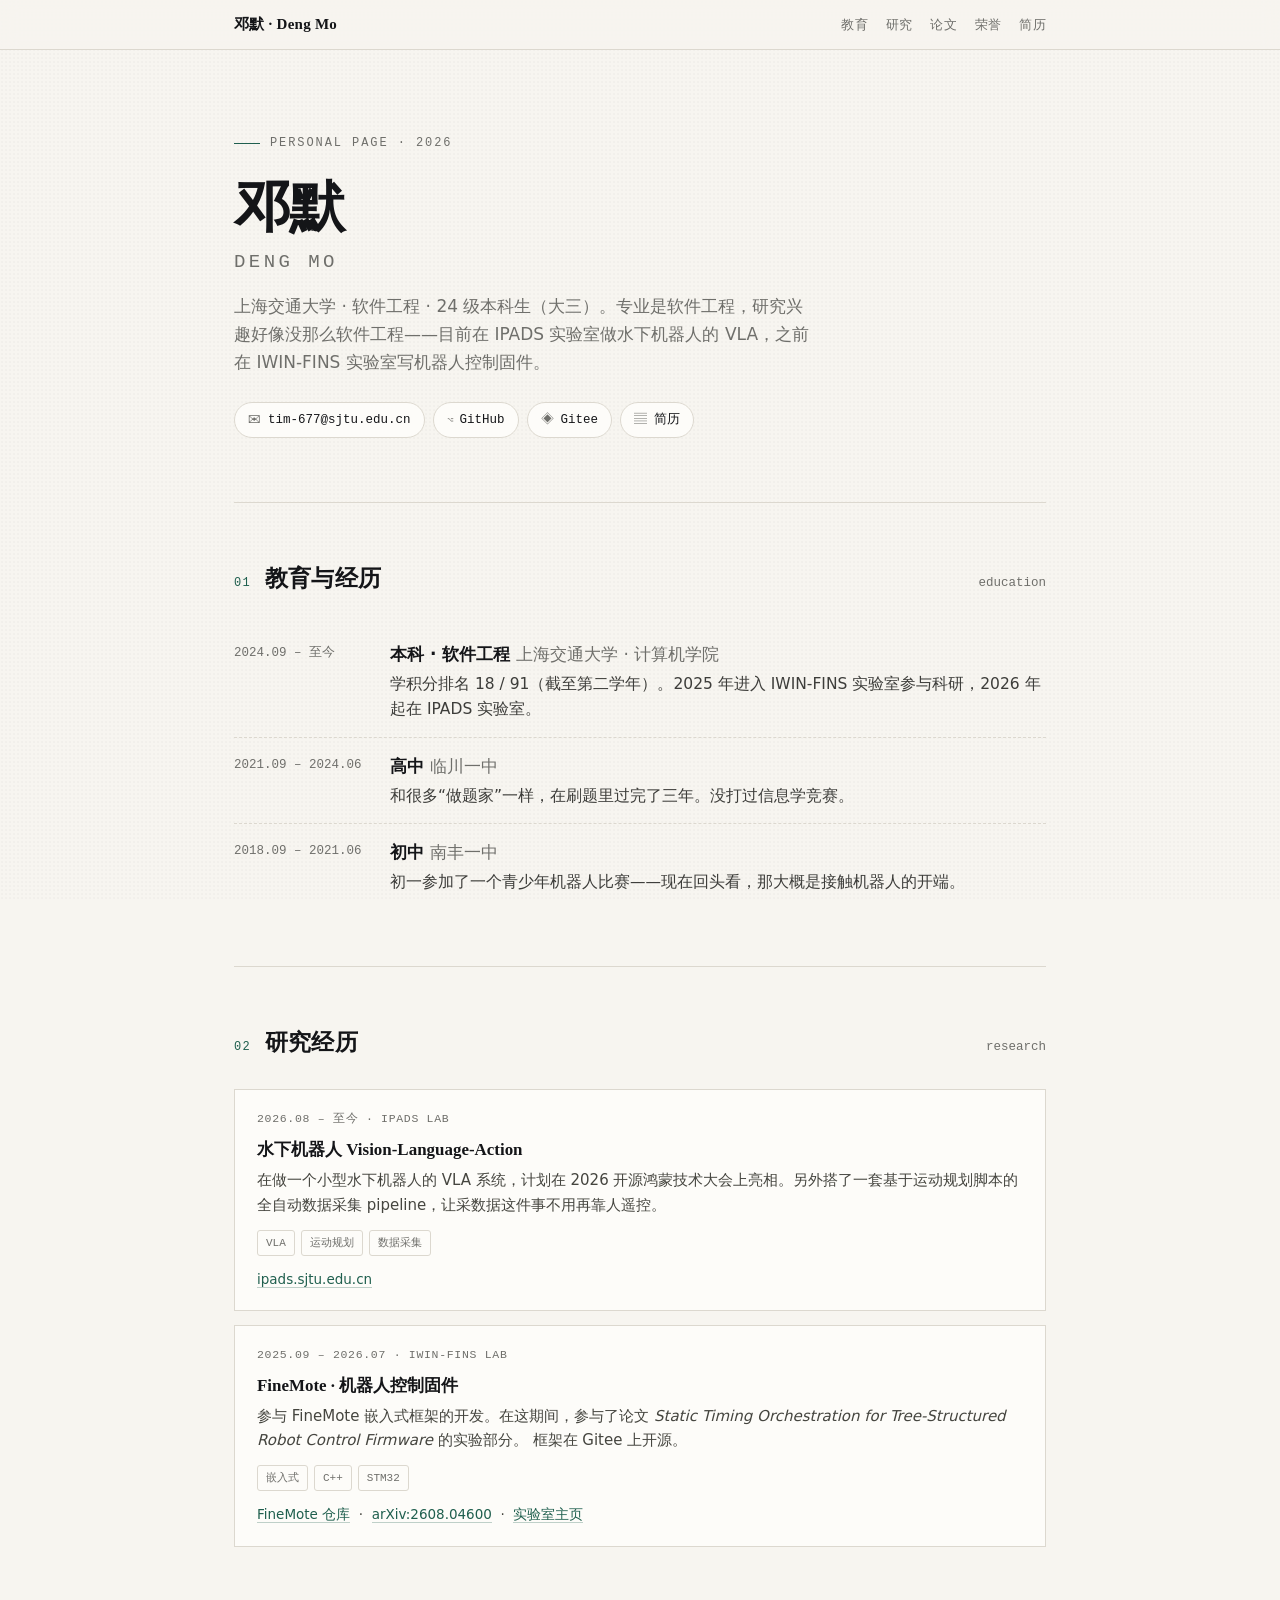
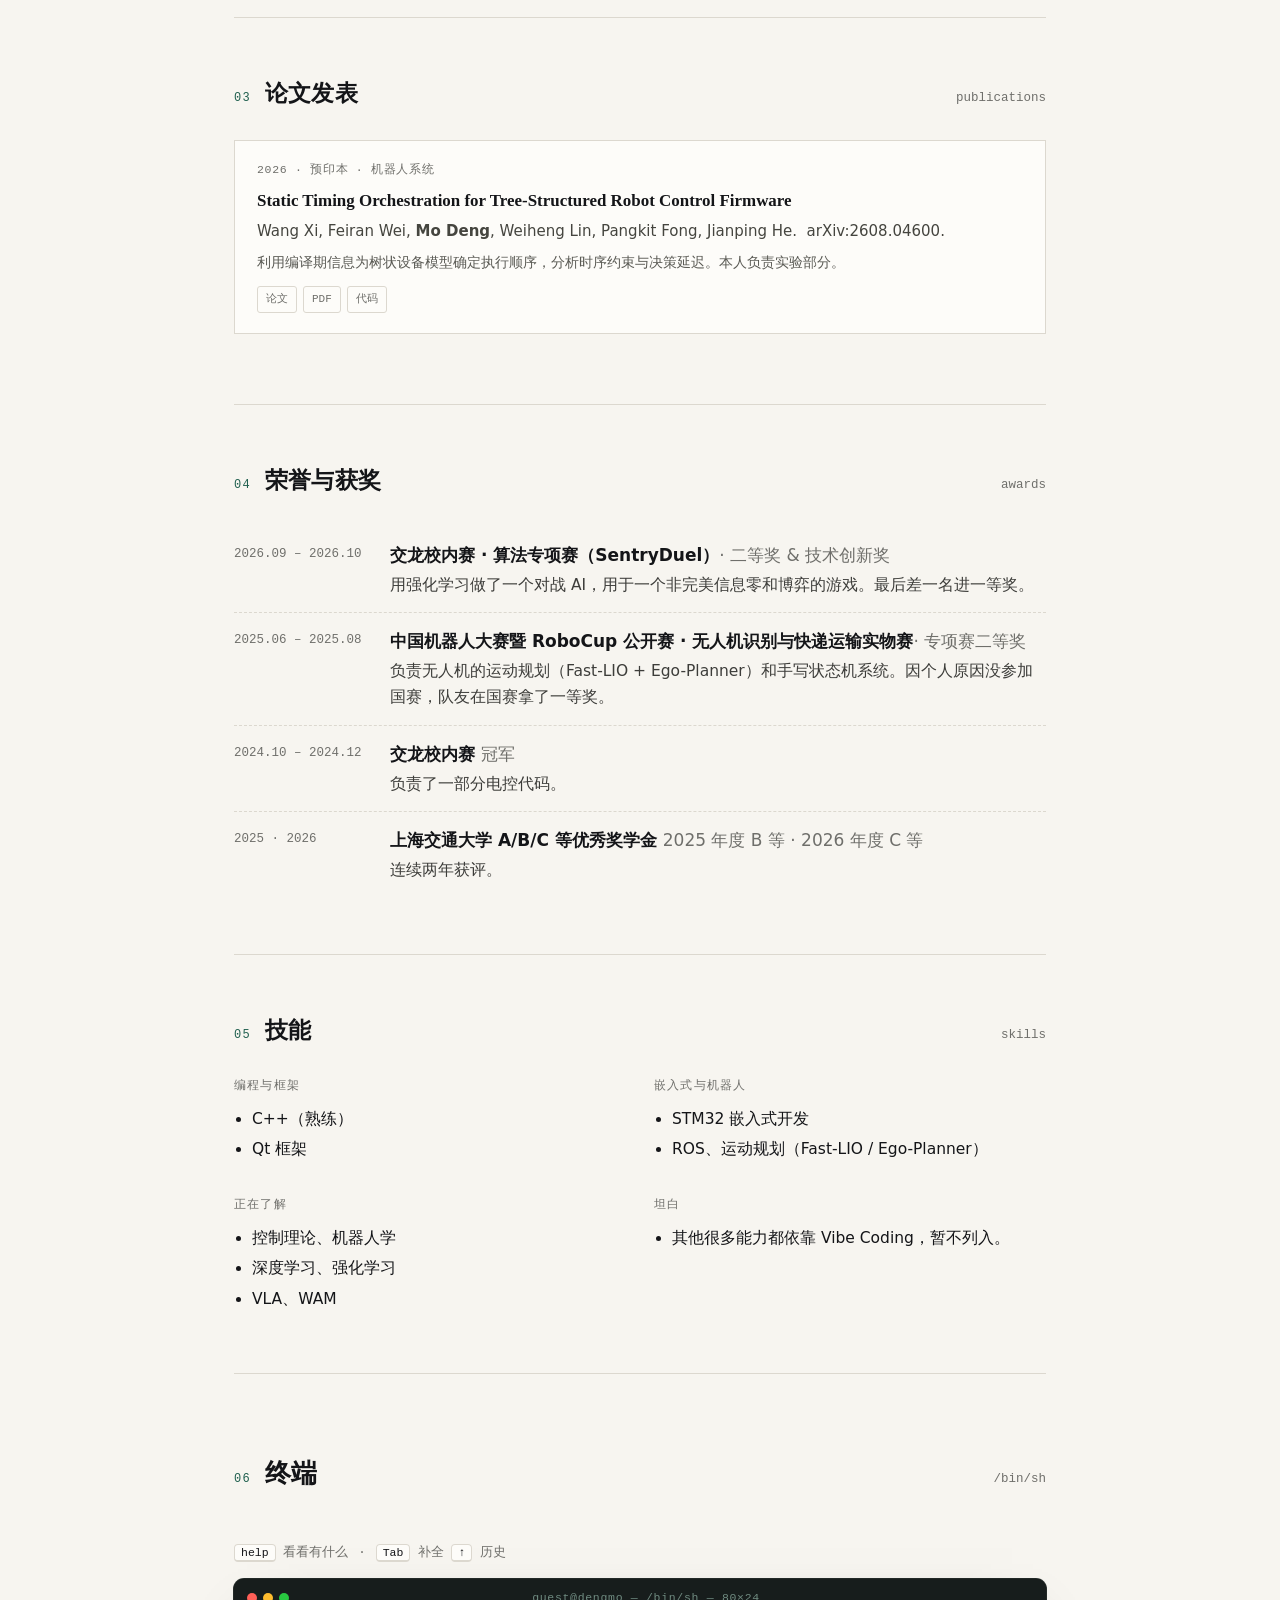
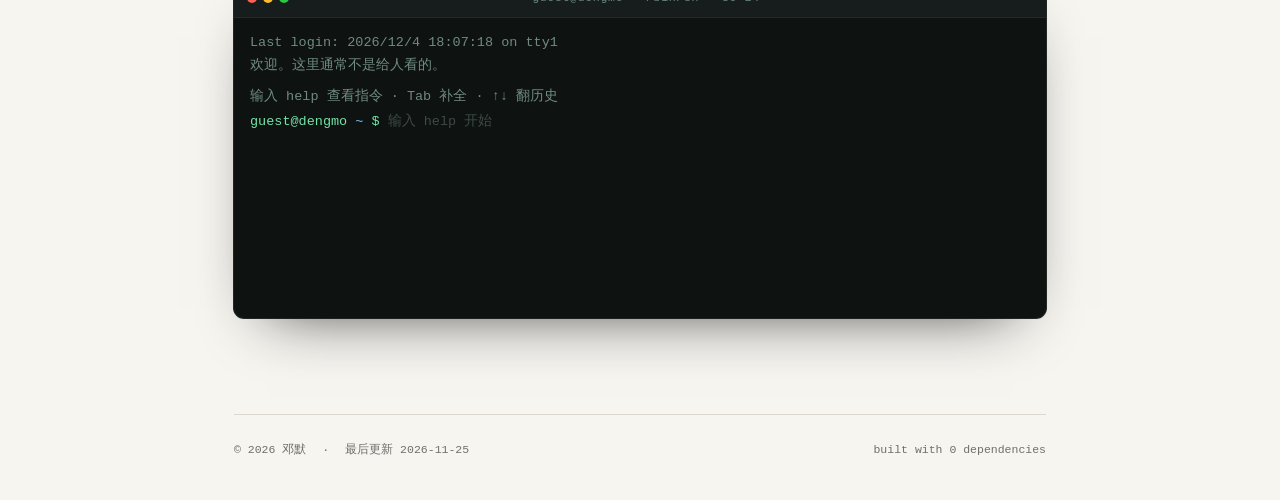
<file: index.html>
<!DOCTYPE html>
<html lang="zh-CN">
<head>
<meta charset="UTF-8">
<meta name="viewport" content="width=device-width, initial-scale=1">
<title>邓默 · 个人主页</title>
<meta name="description" content="邓默，上海交通大学软件工程 24 级本科生。研究经历：IPADS 实验室水下机器人 VLA、IWIN-FINS 实验室嵌入式框架。">
<meta name="theme-color" content="#f7f5f0">
<meta property="og:title" content="邓默 · 个人主页">
<meta property="og:description" content="上海交通大学软件工程 24 级本科生。机器人、嵌入式，以及一些没那么软件工程的东西。">
<meta property="og:type" content="profile">
<link rel="icon" href="data:image/svg+xml,<svg xmlns='http://www.w3.org/2000/svg' viewBox='0 0 100 100'><text y='.9em' font-size='90'>◈</text></svg>">
<noscript><style>.reveal{opacity:1 !important;transform:none !important}</style></noscript>
<link rel="stylesheet" href="assets/css/style.css">
</head>
<body>

<nav class="nav">
  <div class="nav__inner">
    <a class="nav__brand" href="./">邓默 · Deng Mo</a>
    <div class="nav__links">
      <a href="#education">教育</a>
      <a href="#research">研究</a>
      <a href="#publications">论文</a>
      <a href="#awards">荣誉</a>
      <a href="cv/">简历</a>
    </div>
  </div>
</nav>

<main class="wrap">

  <!-- ================= HERO ================= -->
  <header class="hero" id="about">
    <div class="hero__eyebrow">Personal Page · 2026</div>
    <h1>邓默<small>Deng Mo</small></h1>
    <p class="hero__affil">
      上海交通大学 · 软件工程 · 24 级本科生（大三）。专业是软件工程，研究兴趣好像没那么软件工程——目前在 IPADS 实验室做水下机器人的 VLA，之前在 IWIN-FINS 实验室写机器人控制固件。
    </p>
    <div class="hero__links">
      <a class="chip" href="mailto:tim-677@sjtu.edu.cn"><span>✉</span> tim-677@sjtu.edu.cn</a>
      <a class="chip" href="https://github.com/Vollerei6" target="_blank" rel="noopener"><span>⌥</span> GitHub</a>
      <a class="chip" href="https://gitee.com/Vollerei6" target="_blank" rel="noopener"><span>◈</span> Gitee</a>
      <a class="chip" href="cv/"><span>▤</span> 简历</a>
    </div>
  </header>

  <!-- ================= 教育 ================= -->
  <section class="section reveal" id="education">
    <div class="section__head">
      <span class="section__num">01</span>
      <h2>教育与经历</h2>
      <span class="section__note">education</span>
    </div>

    <div class="entry">
      <div class="entry__when">2024.09 – 至今</div>
      <div>
        <div class="entry__what">本科 · 软件工程 <span class="org">上海交通大学 · 计算机学院</span></div>
        <div class="entry__desc">
          学积分排名 18 / 91（截至第二学年）。2025 年进入 IWIN-FINS 实验室参与科研，2026 年起在 IPADS 实验室。
        </div>
      </div>
    </div>

    <div class="entry">
      <div class="entry__when">2021.09 – 2024.06</div>
      <div>
        <div class="entry__what">高中 <span class="org">临川一中</span></div>
        <div class="entry__desc">和很多“做题家”一样，在刷题里过完了三年。没打过信息学竞赛。</div>
      </div>
    </div>

    <div class="entry">
      <div class="entry__when">2018.09 – 2021.06</div>
      <div>
        <div class="entry__what">初中 <span class="org">南丰一中</span></div>
        <div class="entry__desc">初一参加了一个青少年机器人比赛——现在回头看，那大概是接触机器人的开端。</div>
      </div>
    </div>
  </section>

  <!-- ================= 研究 ================= -->
  <section class="section reveal" id="research">
    <div class="section__head">
      <span class="section__num">02</span>
      <h2>研究经历</h2>
      <span class="section__note">research</span>
    </div>

    <div class="card">
      <div class="card__meta">2026.08 – 至今 · IPADS Lab</div>
      <h3>水下机器人 Vision-Language-Action</h3>
      <p>
        在做一个小型水下机器人的 VLA 系统，计划在 2026 开源鸿蒙技术大会上亮相。另外搭了一套基于运动规划脚本的全自动数据采集 pipeline，让采数据这件事不用再靠人遥控。
      </p>
      <div class="card__tags">
        <span class="tag">VLA</span><span class="tag">运动规划</span><span class="tag">数据采集</span>
      </div>
      <p style="margin-top:12px;font-size:13.5px">
        <a href="https://ipads.sjtu.edu.cn/" target="_blank" rel="noopener">ipads.sjtu.edu.cn</a>
      </p>
    </div>

    <div class="card">
      <div class="card__meta">2025.09 – 2026.07 · IWIN-FINS Lab</div>
      <h3>FineMote · 机器人控制固件</h3>
      <p>
        参与 FineMote 嵌入式框架的开发。在这期间，参与了论文
        <em>Static Timing Orchestration for Tree-Structured Robot Control Firmware</em> 的实验部分。
        框架在 Gitee 上开源。
      </p>
      <div class="card__tags">
        <span class="tag">嵌入式</span><span class="tag">C++</span><span class="tag">STM32</span>
      </div>
      <p style="margin-top:12px;font-size:13.5px">
        <a href="https://gitee.com/fins-robotics/FineMote" target="_blank" rel="noopener">FineMote 仓库</a>
        &nbsp;·&nbsp;
        <a href="https://arxiv.org/abs/2608.04600" target="_blank" rel="noopener">arXiv:2608.04600</a>
        &nbsp;·&nbsp;
        <a href="https://iwin-fins.com/" target="_blank" rel="noopener">实验室主页</a>
      </p>
    </div>
  </section>

  <!-- ================= 论文 ================= -->
  <section class="section reveal" id="publications">
    <div class="section__head">
      <span class="section__num">03</span>
      <h2>论文发表</h2>
      <span class="section__note">publications</span>
    </div>

    <div class="card">
      <div class="card__meta">2026 · 预印本 · 机器人系统</div>
      <h3>Static Timing Orchestration for Tree-Structured Robot Control Firmware</h3>
      <p>
        Wang Xi, Feiran Wei, <strong>Mo Deng</strong>, Weiheng Lin, Pangkit Fong, Jianping He.
        &nbsp;arXiv:2608.04600.
      </p>
      <p style="margin-top:8px;font-size:14px;color:#5a5a54">
        利用编译期信息为树状设备模型确定执行顺序，分析时序约束与决策延迟。本人负责实验部分。
      </p>
      <div class="card__tags">
        <a class="tag" href="https://arxiv.org/abs/2608.04600" target="_blank" rel="noopener">论文</a>
        <a class="tag" href="https://arxiv.org/pdf/2608.04600" target="_blank" rel="noopener">PDF</a>
        <a class="tag" href="https://gitee.com/fins-robotics/FineMote" target="_blank" rel="noopener">代码</a>
      </div>
    </div>
  </section>

  <!-- ================= 荣誉 ================= -->
  <section class="section reveal" id="awards">
    <div class="section__head">
      <span class="section__num">04</span>
      <h2>荣誉与获奖</h2>
      <span class="section__note">awards</span>
    </div>

    <div class="entry">
      <div class="entry__when">2026.09 – 2026.10</div>
      <div>
        <div class="entry__what">交龙校内赛 · 算法专项赛（SentryDuel）<span class="org">· 二等奖 &amp; 技术创新奖</span></div>
        <div class="entry__desc">
          用强化学习做了一个对战 AI，用于一个非完美信息零和博弈的游戏。最后差一名进一等奖。
        </div>
      </div>
    </div>

    <div class="entry">
      <div class="entry__when">2025.06 – 2025.08</div>
      <div>
        <div class="entry__what">中国机器人大赛暨 RoboCup 公开赛 · 无人机识别与快递运输实物赛<span class="org">· 专项赛二等奖</span></div>
        <div class="entry__desc">
          负责无人机的运动规划（Fast-LIO + Ego-Planner）和手写状态机系统。因个人原因没参加国赛，队友在国赛拿了一等奖。
        </div>
      </div>
    </div>

    <div class="entry">
      <div class="entry__when">2024.10 – 2024.12</div>
      <div>
        <div class="entry__what">交龙校内赛 <span class="org">冠军</span></div>
        <div class="entry__desc">负责了一部分电控代码。</div>
      </div>
    </div>

    <div class="entry">
      <div class="entry__when">2025 · 2026</div>
      <div>
        <div class="entry__what">上海交通大学 A/B/C 等优秀奖学金 <span class="org">2025 年度 B 等 · 2026 年度 C 等</span></div>
        <div class="entry__desc">连续两年获评。</div>
      </div>
    </div>
  </section>

  <!-- ================= 技能 ================= -->
  <section class="section reveal" id="skills">
    <div class="section__head">
      <span class="section__num">05</span>
      <h2>技能</h2>
      <span class="section__note">skills</span>
    </div>
    <div class="grid2">
      <div>
        <h4>编程与框架</h4>
        <ul>
          <li>C++（熟练）</li>
          <li>Qt 框架</li>
        </ul>
      </div>
      <div>
        <h4>嵌入式与机器人</h4>
        <ul>
          <li>STM32 嵌入式开发</li>
          <li>ROS、运动规划（Fast-LIO / Ego-Planner）</li>
        </ul>
      </div>
      <div>
        <h4>正在了解</h4>
        <ul>
          <li>控制理论、机器人学</li>
          <li>深度学习、强化学习</li>
	  <li>VLA、WAM</li>
        </ul>
      </div>
      <div>
        <h4>坦白</h4>
        <ul>
          <li>其他很多能力都依靠 Vibe Coding，暂不列入。</li>
        </ul>
      </div>
    </div>
  </section>

  <!-- ================= 终端 ================= -->
  <section class="shell-section reveal" id="shell">
    <div class="section__head">
      <span class="section__num">06</span>
      <h2>终端</h2>
      <span class="section__note">/bin/sh</span>
    </div>
    <p class="shell-hint">
      <span><kbd>help</kbd> 看看有什么</span>
      <span>·</span>
      <span><kbd>Tab</kbd> 补全 <kbd>↑</kbd> 历史</span>
    </p>

    <div class="shell" id="shell-root">
      <div class="shell__bar">
        <div class="shell__dots"><i></i><i></i><i></i></div>
        <span class="shell__title">guest@dengmo — /bin/sh — 80×24</span>
      </div>
      <div class="shell__screen">
        <div class="shell__out"></div>
        <div class="shell__line">
          <span class="shell__prompt"></span>
          <input type="text" autocomplete="off" autocapitalize="off" spellcheck="false"
                 aria-label="命令行输入" placeholder="输入 help 开始">
        </div>
      </div>
    </div>
  </section>

  <footer>
    <span>© 2026 邓默</span>
    <span>·</span>
    <span>最后更新 2026-11-25</span>
    <span style="margin-left:auto">built with 0 dependencies</span>
  </footer>
</main>

<div class="reality" id="reality" aria-hidden="true"></div>

<script src="assets/js/terminal.js"></script>
<script>
/* file:// 直接打开时不会做目录索引，所以要显式补 index.html */
var IS_FILE = location.protocol === 'file:';
function href(p) { return IS_FILE ? p + 'index.html' : p; }

/* ---------- 虚拟文件系统：内容全部是静态字符串 ---------- */
var TREE = {
  '~': {
    type: 'dir',
    children: {
      'README.md': {
        type: 'file',
        note: '关于这个页面',
        content:
          '# 关于这个页面\n\n' +
          '一个纯静态的个人主页：一个仓库 + GitHub Pages，\n' +
          '没有服务器、没有数据库、没有构建步骤。\n\n' +
          '下面那个终端是真的在跑一个迷你解释器，\n' +
          '它有一个自己的、只读的文件系统——就是你现在看到的这些。\n\n' +
          '有些目录不在这里，它们在别的地方。'
      },
      'research.log': {
        type: 'file',
        note: '科研流水账',
        content:
          '[2025.09] 进 IWIN-FINS，参与开发FineMote嵌入式框架\n' +
          '[2026.05] 参与实验，测量了机器人固件的内部时序\n' +
          '[2026.07] 论文定稿，第三作者\n' +
          '[2026.08] 换到 IPADS，开始碰水下机器人\n' +
          '[2026.11] 给数据采集 pipeline 收尾（大概）'
      },
      'contact.txt': {
        type: 'file',
        note: '联系方式',
        content:
          'email : tim-677@sjtu.edu.cn\n' +
          'github: https://github.com/Vollerei6\n' +
          'gitee : https://gitee.com/Vollerei6'
      },
      'awards': {
        type: 'dir',
        note: '',
        children: {
          'list.md': {
            type: 'file',
            content:
              '2026     上海交通大学 A/B/C 等优秀奖学金 C 等（2026 年度）\n' +
              '2026.10  交龙校内赛算法专项赛（SentryDuel）二等奖 & 技术创新奖\n' +
              '2025.08  中国机器人大赛暨 RoboCup 公开赛 无人机专项赛二等奖\n' +
              '2025     上海交通大学 A/B/C 等优秀奖学金 B 等（2025 年度）\n' +
              '2024.12  交龙校内赛 冠军'
          }
        }
      }
    }
  }
};

Shell.mount({
  root: document.getElementById('shell-root'),
  tree: TREE,
  user: 'guest',
  host: 'dengmo',
  whoami: 'guest（一个通过浏览器连接到这里的访客）',
  prompt: function (cwd) { return 'guest@dengmo <b>' + cwd + '</b> $'; },
  promptText: function (cwd) { return 'guest@dengmo ' + cwd + ' $'; },
  banner: [
    'Last login: ' + new Date().toLocaleString('zh-CN', { hour12: false }) + ' on tty1',
    '欢迎。这里通常不是给人看的。'
  ],
  worlds: {
    'inner-world': {
      href: href('inner-world/'),
      boot: [
        '$ mount /dev/inner-world /mnt',
        '  [ OK ] 找到未编目的分区',
        '  [ OK ] 跳过索引，直接挂载',
        '  [WARN] 该区域不在简历的管辖范围内',
        '',
        '> 正在跳转……'
      ]
    }
  },
  commands: {
    sudo: function () {
      return { text: 'guest 不在 sudoers 文件中。此事已被记录。', cls: 'warn' };
    },
    rm: function (args) {
      if (args.join(' ').indexOf('/') !== -1) return { text: 'rm: 权限不足。而且你确定？', cls: 'err' };
      return { text: 'rm: 这里的东西删不掉，它们是写死的。', cls: 'dim' };
    },
    contact: function () {
      return [
        'email    tim-677@sjtu.edu.cn',
        'github   https://github.com/Vollerei6',
        'gitee    https://gitee.com/Vollerei6'
      ];
    }
  },
  extraHelp: [
    '  contact           查看联系方式',
    '  sudo <任何东西>   试试看'
  ]
});

/* file:// 下 ./ 和 ../ 会变成目录列表，补成 index.html */
if (IS_FILE) {
  document.querySelectorAll('a[href="./"], a[href="../"]').forEach(function (a) {
    a.setAttribute('href', a.getAttribute('href') + 'index.html');
  });
}

/* 滚动揭示 */
(function () {
  var els = document.querySelectorAll('.reveal');
  if (!('IntersectionObserver' in window)) {
    els.forEach(function (e) { e.classList.add('in'); });
    return;
  }
  var io = new IntersectionObserver(function (entries) {
    entries.forEach(function (en) {
      if (en.isIntersecting) { en.target.classList.add('in'); io.unobserve(en.target); }
    });
  }, { rootMargin: '0px 0px -8% 0px' });
  els.forEach(function (e) { io.observe(e); });

  // 保险：万一 IO 没触发（老浏览器、极端布局），2 秒后全部显示，绝不留下白屏
  setTimeout(function () {
    els.forEach(function (e) { e.classList.add('in'); });
  }, 2000);
})();
</script>
</body>
</html>
</file>
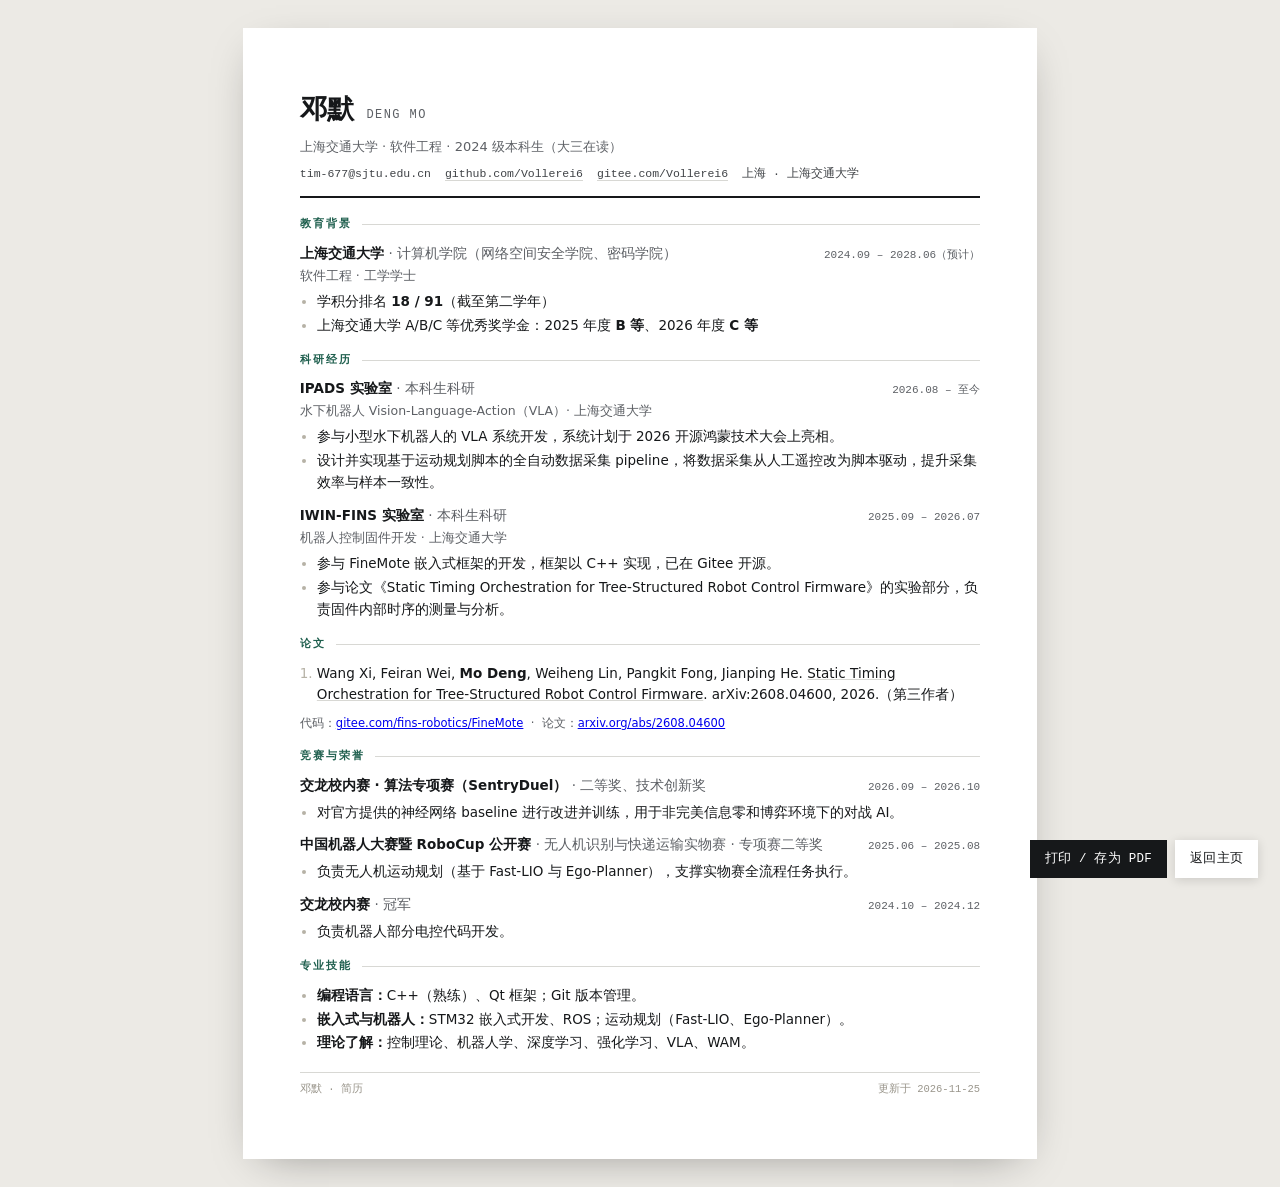
<file: cv/index.html>
<!DOCTYPE html>
<html lang="zh-CN">
<head>
<meta charset="UTF-8">
<meta name="viewport" content="width=device-width, initial-scale=1">
<title>简历 · 邓默</title>
<meta name="robots" content="noindex">
<link rel="icon" href="data:image/svg+xml,<svg xmlns='http://www.w3.org/2000/svg' viewBox='0 0 100 100'><text y='.9em' font-size='90'>▤</text></svg>">
<style>
  :root {
    --ink: #16181a;
    --muted: #5d6065;
    --rule: #d8d8d4;
    --accent: #1f5f4e;
    --sans: system-ui, -apple-system, "Segoe UI", "PingFang SC", "Microsoft YaHei", sans-serif;
    --serif: Georgia, "Source Han Serif SC", "Songti SC", "SimSun", serif;
    --mono: "JetBrains Mono", Consolas, ui-monospace, monospace;
  }
  * { box-sizing: border-box; }
  body {
    margin: 0; background: #eceae5; color: var(--ink);
    font-family: var(--sans); font-size: 13.5px; line-height: 1.62;
    -webkit-font-smoothing: antialiased;
  }

  /* 屏幕上的 A4 纸 */
  .paper {
    width: 210mm; min-height: 297mm; margin: 28px auto; padding: 16mm 15mm;
    background: #fff; box-shadow: 0 12px 44px -18px rgba(0,0,0,.4);
  }

  .toolbar {
    position: fixed; right: 22px; bottom: 22px; display: flex; gap: 8px; z-index: 10;
  }
  .toolbar a, .toolbar button {
    font: inherit; font-size: 12.5px; text-decoration: none; cursor: pointer;
    background: var(--ink); color: #fff; border: 0; padding: 9px 15px;
    font-family: var(--mono); letter-spacing: .02em;
  }
  .toolbar a { background: #fff; color: var(--ink); box-shadow: 0 2px 10px rgba(0,0,0,.14); }
  .toolbar button:hover { background: var(--accent); }

  /* ---------- 头部 ---------- */
  header { border-bottom: 2px solid var(--ink); padding-bottom: 12px; margin-bottom: 18px; }
  .name-row { display: flex; align-items: baseline; gap: 12px; }
  h1 { font-family: var(--serif); font-size: 27px; margin: 0; letter-spacing: .01em; }
  .name-row .en { font-family: var(--mono); font-size: 12px; color: var(--muted); letter-spacing: .12em; }
  .title { color: var(--muted); margin-top: 4px; font-size: 13px; }
  .contact { margin-top: 8px; font-family: var(--mono); font-size: 11.5px; color: #3f4246; display: flex; flex-wrap: wrap; gap: 4px 14px; }
  .contact a { color: inherit; text-decoration: none; border-bottom: 1px solid var(--rule); }

  /* ---------- 章节 ---------- */
  section { margin-bottom: 15px; }
  h2 {
    font-family: var(--mono); font-size: 11px; letter-spacing: .18em; text-transform: uppercase;
    color: var(--accent); margin: 0 0 9px; display: flex; align-items: center; gap: 10px; font-weight: 600;
  }
  h2::after { content: ""; flex: 1; height: 1px; background: var(--rule); }

  .item { margin-bottom: 11px; }
  .item:last-child { margin-bottom: 0; }
  .item__head { display: flex; justify-content: space-between; align-items: baseline; gap: 12px; }
  .item__head b { font-size: 13.5px; font-weight: 600; }
  .item__head .org { color: var(--muted); font-weight: 400; }
  .item__when { font-family: var(--mono); font-size: 11px; color: var(--muted); white-space: nowrap; }
  .item__sub { color: var(--muted); font-size: 12.5px; margin-top: 1px; }
  ul { margin: 5px 0 0; padding-left: 17px; }
  li { margin-bottom: 2px; }
  li::marker { color: #b6b2a6; }

  .pub { margin: 0; padding-left: 17px; }
  .pub li { margin-bottom: 6px; }
  .pub em { font-style: normal; text-decoration: underline; text-decoration-color: var(--rule); }

  .note { font-size: 11.5px; color: var(--muted); margin-top: 8px; }
  footer { border-top: 1px solid var(--rule); margin-top: 18px; padding-top: 8px; font-family: var(--mono); font-size: 10.5px; color: #9a968c; display: flex; justify-content: space-between; }

  @media (max-width: 850px) {
    .paper { width: auto; margin: 0; padding: 20px 18px 90px; min-height: 0; box-shadow: none; }
  }

  @page { size: A4; margin: 14mm 13mm; }

  @media print {
    body { background: #fff; font-size: 12.4px; }
    .paper { width: auto; margin: 0; padding: 0; box-shadow: none; min-height: 0; }
    .toolbar { display: none; }
    a { color: inherit; }
    section { break-inside: avoid; }
    .item { break-inside: avoid; }
  }
</style>
</head>
<body>

<div class="paper">
  <header>
    <div class="name-row">
      <h1>邓默</h1>
      <span class="en">DENG MO</span>
    </div>
    <div class="title">上海交通大学 · 软件工程 · 2024 级本科生（大三在读）</div>
    <div class="contact">
      <span>tim-677@sjtu.edu.cn</span>
      <span><a href="https://github.com/Vollerei6">github.com/Vollerei6</a></span>
      <span><a href="https://gitee.com/Vollerei6">gitee.com/Vollerei6</a></span>
      <span>上海 · 上海交通大学</span>
    </div>
  </header>

  <section>
    <h2>教育背景</h2>
    <div class="item">
      <div class="item__head">
        <b>上海交通大学 <span class="org">· 计算机学院（网络空间安全学院、密码学院）</span></b>
        <span class="item__when">2024.09 – 2028.06（预计）</span>
      </div>
      <div class="item__sub">软件工程 · 工学学士</div>
      <ul>
        <li>学积分排名 <strong>18 / 91</strong>（截至第二学年）</li>
        <li>上海交通大学 A/B/C 等优秀奖学金：2025 年度 <strong>B 等</strong>、2026 年度 <strong>C 等</strong></li>
      </ul>
    </div>
  </section>

  <section>
    <h2>科研经历</h2>

    <div class="item">
      <div class="item__head">
        <b>IPADS 实验室 <span class="org">· 本科生科研</span></b>
        <span class="item__when">2026.08 – 至今</span>
      </div>
      <div class="item__sub">水下机器人 Vision-Language-Action（VLA）· 上海交通大学</div>
      <ul>
        <li>参与小型水下机器人的 VLA 系统开发，系统计划于 2026 开源鸿蒙技术大会上亮相。</li>
        <li>设计并实现基于运动规划脚本的全自动数据采集 pipeline，将数据采集从人工遥控改为脚本驱动，提升采集效率与样本一致性。</li>
      </ul>
    </div>

    <div class="item">
      <div class="item__head">
        <b>IWIN-FINS 实验室 <span class="org">· 本科生科研</span></b>
        <span class="item__when">2025.09 – 2026.07</span>
      </div>
      <div class="item__sub">机器人控制固件开发 · 上海交通大学</div>
      <ul>
        <li>参与 FineMote 嵌入式框架的开发，框架以 C++ 实现，已在 Gitee 开源。</li>
        <li>参与论文《Static Timing Orchestration for Tree-Structured Robot Control Firmware》的实验部分，负责固件内部时序的测量与分析。</li>
      </ul>
    </div>
  </section>

  <section>
    <h2>论文</h2>
    <ol class="pub">
      <li>
        Wang Xi, Feiran Wei, <strong>Mo Deng</strong>, Weiheng Lin, Pangkit Fong, Jianping He.
        <em>Static Timing Orchestration for Tree-Structured Robot Control Firmware</em>.
        arXiv:2608.04600, 2026.（第三作者）
      </li>
    </ol>
    <div class="note">
      代码：<a href="https://gitee.com/fins-robotics/FineMote">gitee.com/fins-robotics/FineMote</a>
      &nbsp;·&nbsp; 论文：<a href="https://arxiv.org/abs/2608.04600">arxiv.org/abs/2608.04600</a>
    </div>
  </section>

  <section>
    <h2>竞赛与荣誉</h2>

    <div class="item">
      <div class="item__head">
        <b>交龙校内赛 · 算法专项赛（SentryDuel）<span class="org"> · 二等奖、技术创新奖</span></b>
        <span class="item__when">2026.09 – 2026.10</span>
      </div>
      <ul>
        <li>对官方提供的神经网络 baseline 进行改进并训练，用于非完美信息零和博弈环境下的对战 AI。</li>
      </ul>
    </div>

    <div class="item">
      <div class="item__head">
        <b>中国机器人大赛暨 RoboCup 公开赛 <span class="org">· 无人机识别与快递运输实物赛 · 专项赛二等奖</span></b>
        <span class="item__when">2025.06 – 2025.08</span>
      </div>
      <ul>
        <li>负责无人机运动规划（基于 Fast-LIO 与 Ego-Planner），支撑实物赛全流程任务执行。</li>
      </ul>
    </div>

    <div class="item">
      <div class="item__head">
        <b>交龙校内赛 <span class="org">· 冠军</span></b>
        <span class="item__when">2024.10 – 2024.12</span>
      </div>
      <ul>
        <li>负责机器人部分电控代码开发。</li>
      </ul>
    </div>
  </section>

  <section>
    <h2>专业技能</h2>
    <ul>
      <li><strong>编程语言：</strong>C++（熟练）、Qt 框架；Git 版本管理。</li>
      <li><strong>嵌入式与机器人：</strong>STM32 嵌入式开发、ROS；运动规划（Fast-LIO、Ego-Planner）。</li>
      <li><strong>理论了解：</strong>控制理论、机器人学、深度学习、强化学习、VLA、WAM。</li>
    </ul>
  </section>

  <footer>
    <span>邓默 · 简历</span>
    <span>更新于 2026-11-25</span>
  </footer>
</div>

<div class="toolbar">
  <button type="button" onclick="window.print()">打印 / 存为 PDF</button>
  <a href="../" id="back">返回主页</a>
</div>

<script>
  // file:// 下 ../ 会变成目录列表
  if (location.protocol === 'file:') {
    document.getElementById('back').setAttribute('href', '../index.html');
  }
</script>

</body>
</html>
</file>
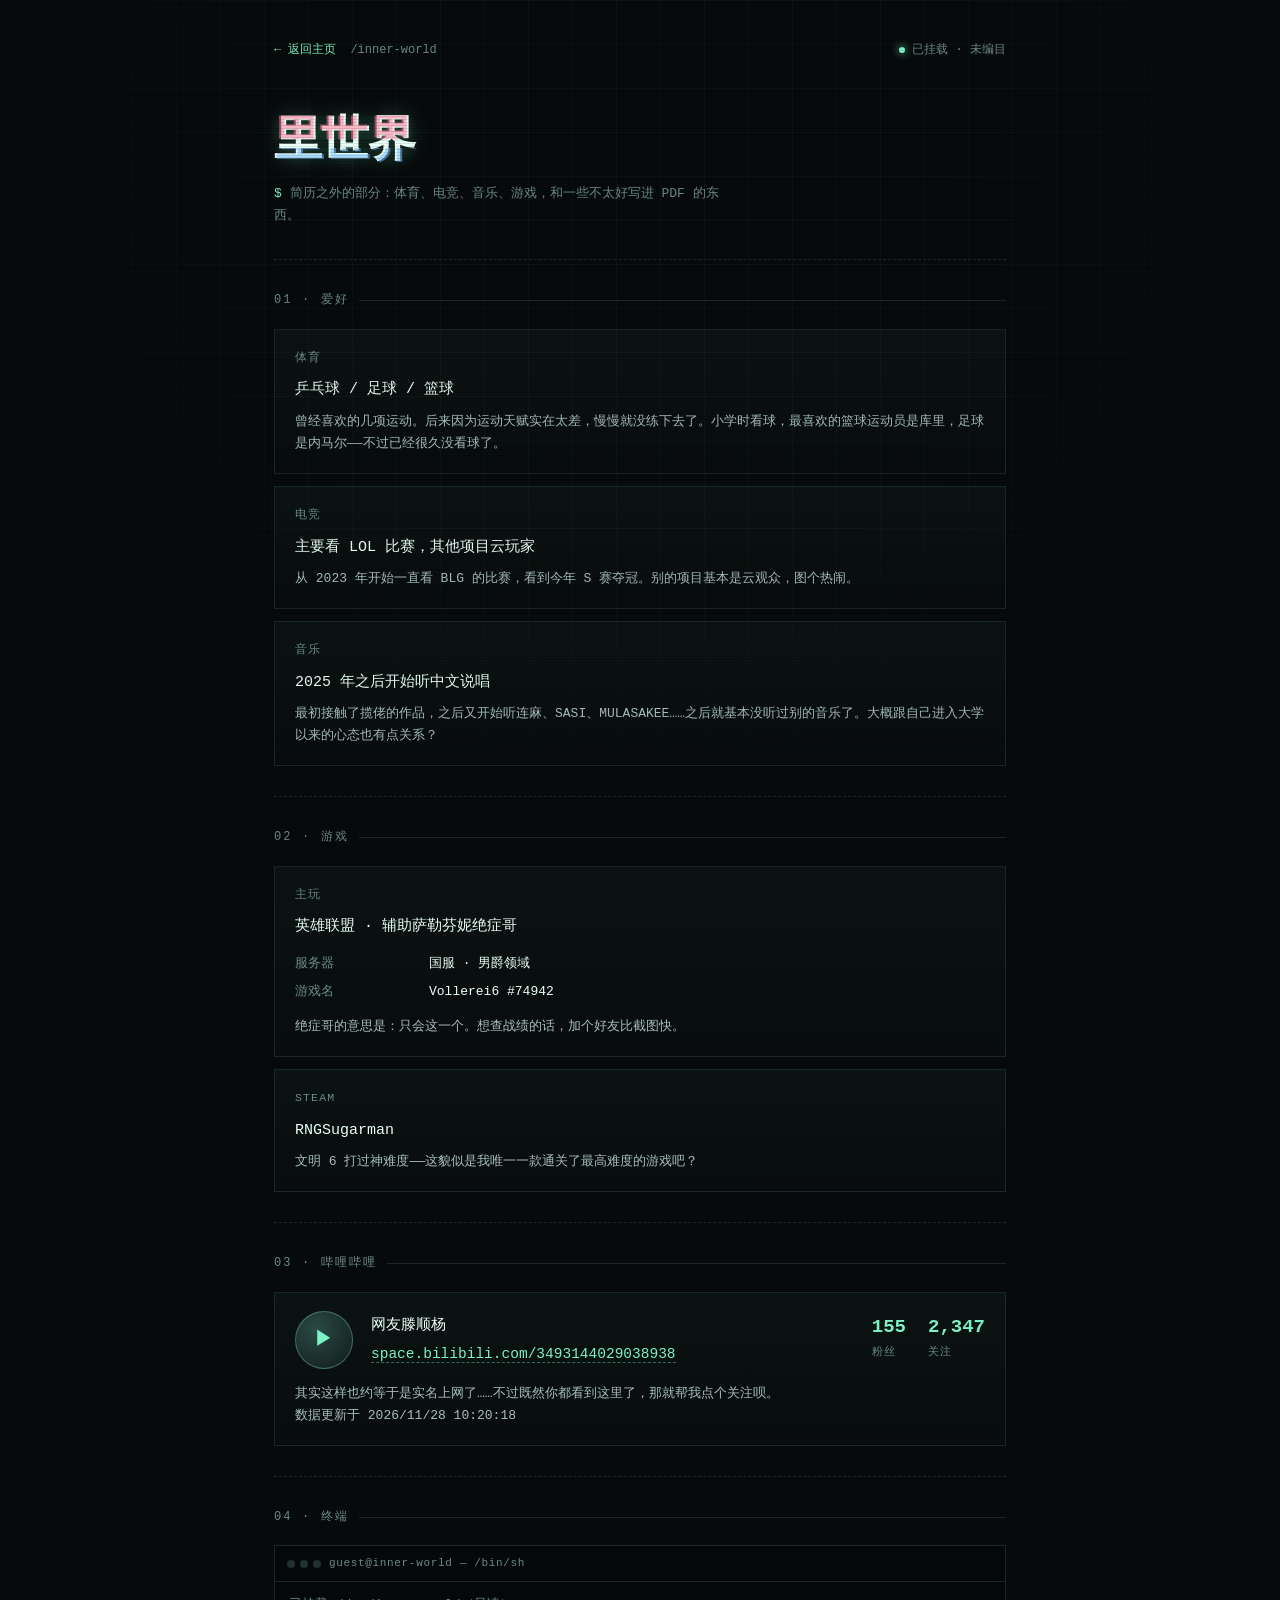
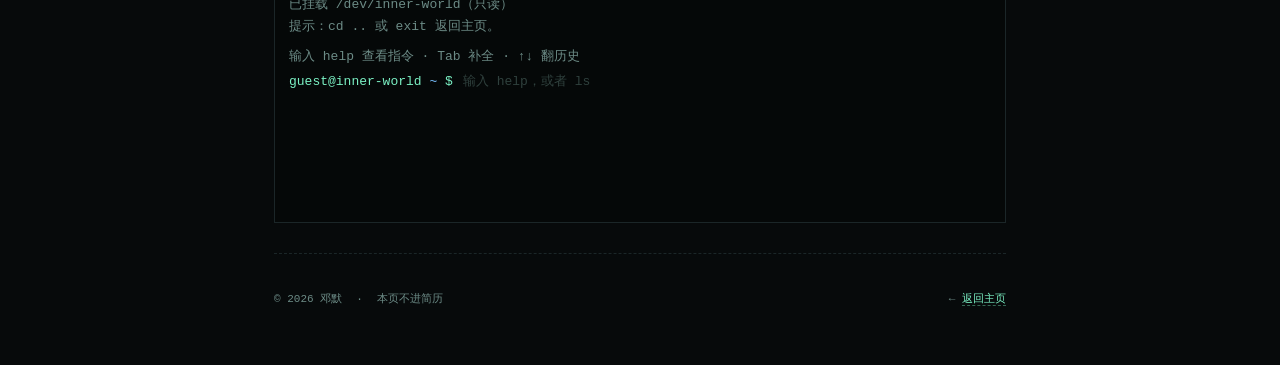
<file: inner-world/index.html>
<!DOCTYPE html>
<html lang="zh-CN">
<head>
<meta charset="UTF-8">
<meta name="viewport" content="width=device-width, initial-scale=1">
<title>inner-world · 邓默</title>
<meta name="robots" content="noindex, nofollow">
<meta name="theme-color" content="#070a0b">
<link rel="icon" href="data:image/svg+xml,<svg xmlns='http://www.w3.org/2000/svg' viewBox='0 0 100 100'><text y='.9em' font-size='90'>◐</text></svg>">
<link rel="stylesheet" href="../assets/css/inner.css">
</head>
<body>

<div class="wrap">

  <div class="top">
    <a class="top__back" href="../">← 返回主页</a>
    <span>/inner-world</span>
    <span class="top__status">已挂载 · 未编目</span>
  </div>

  <header class="hero">
    <h1><span class="glitch" data-text="里世界">里世界</span></h1>
    <p>
      <span class="promptline">$</span> 简历之外的部分：体育、电竞、音乐、游戏，和一些不太好写进 PDF 的东西。
    </p>
  </header>

  <!-- ================= 爱好 ================= -->
  <section class="block">
    <h2>01 · 爱好</h2>

    <div class="card">
      <div class="card__k">体育</div>
      <h3>乒乓球 / 足球 / 篮球</h3>
      <p>
        曾经喜欢的几项运动。后来因为运动天赋实在太差，慢慢就没练下去了。小学时看球，最喜欢的篮球运动员是库里，足球是内马尔——不过已经很久没看球了。
      </p>
    </div>

    <div class="card">
      <div class="card__k">电竞</div>
      <h3>主要看 LOL 比赛，其他项目云玩家</h3>
      <p>
        从 2023 年开始一直看 BLG 的比赛，看到今年 S 赛夺冠。别的项目基本是云观众，图个热闹。
      </p>
    </div>

    <div class="card">
      <div class="card__k">音乐</div>
      <h3>2025 年之后开始听中文说唱</h3>
      <p>
        最初接触了揽佬的作品，之后又开始听连麻、SASI、MULASAKEE……之后就基本没听过别的音乐了。大概跟自己进入大学以来的心态也有点关系？
      </p>
    </div>
  </section>

  <!-- ================= 游戏 ================= -->
  <section class="block">
    <h2>02 · 游戏</h2>

    <div class="card">
      <div class="card__k">主玩</div>
      <h3>英雄联盟 · 辅助萨勒芬妮绝症哥</h3>
      <dl class="kv">
        <dt>服务器</dt><dd>国服 · 男爵领域</dd>
        <dt>游戏名</dt><dd>Vollerei6 #74942</dd>
      </dl>
      <p style="margin-top:12px">
        绝症哥的意思是：只会这一个。想查战绩的话，加个好友比截图快。
      </p>
    </div>

    <div class="card">
      <div class="card__k">Steam</div>
      <h3>RNGSugarman</h3>
      <p>
        文明 6 打过神难度——这貌似是我唯一一款通关了最高难度的游戏吧？
      </p>
    </div>
  </section>

  <!-- ================= B站 ================= -->
  <section class="block">
    <h2>03 · 哔哩哔哩</h2>
    <div class="card">
      <div class="bili">
        <div class="bili__avatar">▶</div>
        <div>
          <h3 style="margin:0 0 4px">网友滕顺杨</h3>
          <a href="https://space.bilibili.com/3493144029038938" target="_blank" rel="noopener">space.bilibili.com/3493144029038938</a>
        </div>
        <div class="bili__stats">
          <div class="bili__stat"><b id="stat-follower">—</b><span>粉丝</span></div>
          <div class="bili__stat"><b id="stat-following">—</b><span>关注</span></div>
        </div>
      </div>
      <p style="margin-top:14px">
        其实这样也约等于是实名上网了……不过既然你都看到这里了，那就帮我点个关注呗。
      </p>
      <p class="stale" id="stat-stale" hidden></p>
    </div>
  </section>

  <!-- ================= 终端 ================= -->
  <section class="block">
    <h2>04 · 终端</h2>
    <div class="shell" id="shell-root">
      <div class="shell__bar">
        <div class="shell__dots"><i></i><i></i><i></i></div>
        <span>guest@inner-world — /bin/sh</span>
      </div>
      <div class="shell__screen">
        <div class="shell__out"></div>
        <div class="shell__line">
          <span class="shell__prompt"></span>
          <input type="text" autocomplete="off" autocapitalize="off" spellcheck="false"
                 aria-label="命令行输入" placeholder="输入 help，或者 ls">
        </div>
      </div>
    </div>
  </section>

  <footer>
    <span>© 2026 邓默</span>
    <span>·</span>
    <span>本页不进简历</span>
    <span style="margin-left:auto">← <a href="../">返回主页</a></span>
  </footer>
</div>

<div class="reality" id="reality" aria-hidden="true"></div>

<style>
  /* 转场沿用主样式变量，这里补一份（里世界不加载 style.css） */
  .reality { position: fixed; inset: 0; z-index: 999; display: none; background: #05070a; color: #8ff0c0;
             font-family: var(--mono); font-size: 13px; padding: 40px; align-content: start; }
  .reality.on { display: grid; }
  .reality__lines { white-space: pre-wrap; }
  .reality__lines .l { opacity: 0; animation: flick .18s forwards; }
  @keyframes flick { to { opacity: 1; } }
  .reality::after { content: ""; position: fixed; inset: 0; pointer-events: none;
    background: repeating-linear-gradient(0deg, rgba(0,0,0,.35) 0 1px, transparent 1px 3px); opacity: .5; }
</style>

<script src="../assets/js/terminal.js"></script>
<script>
/* file:// 直接打开时不会做目录索引，所以要显式补 index.html */
var IS_FILE = location.protocol === 'file:';
function href(p) { return IS_FILE ? p + 'index.html' : p; }

var BACK = {
  href: href('../'),
  boot: [
    '$ umount /mnt/inner-world',
    '  [ OK ] 正在回收未编目分区',
    '  [ OK ] 恢复索引',
    '',
    '> 回到主页……'
  ]
};

var TREE = {
  '~': {
    type: 'dir',
    children: {
      'notes.txt': {
        type: 'file',
        note: '随手记',
        content:
          '这个分区不需要索引。\n\n' +
          '体育：乒乓球、足球、篮球。后来因为天赋问题，放弃了。\n' +
          '电竞：只看 LOL，从 2023 年看 BLG 看到今年夺冠。\n' +
          '音乐：2025 年之后基本只听中文说唱。\n' +
          '游戏：英雄联盟（辅助萨勒芬妮）、文明 6（神难度通关）。'
      },
      'stats.json': {
        type: 'file',
        note: '实时数据（只读）',
        content: '数据从 ../data/stats.json 读取，用 `stats` 命令查看。'
      },
      'secret': {
        type: 'dir',
        note: '',
        children: {
          'flag.txt': {
            type: 'file',
            content: 'flag{you_found_it}\n\n恭喜，你是那种会 ls 每个目录的人。'
          }
        }
      }
    }
  }
};

Shell.mount({
  root: document.getElementById('shell-root'),
  tree: TREE,
  whoami: 'guest@inner-world（简历之外的访客）',
  prompt: function (cwd) { return 'guest@inner-world <b>' + cwd + '</b> $'; },
  promptText: function (cwd) { return 'guest@inner-world ' + cwd + ' $'; },
  banner: ['已挂载 /dev/inner-world（只读）', '提示：cd .. 或 exit 返回主页。'],
  worlds: {
    '..': BACK,
    '~': { href: BACK.href, boot: BACK.boot }
  },
  commands: {
    stats: function () {
      return fetch('../data/stats.json', { cache: 'no-store' })
        .then(function (r) { if (!r.ok) throw new Error('HTTP ' + r.status); return r.json(); })
        .then(function (d) { return JSON.stringify(d, null, 2).split('\n'); })
        .catch(function (e) { return { text: 'stats: 读取失败（' + e.message + '）', cls: 'err' }; });
    },
    bili: function () {
      window.open('https://space.bilibili.com/3493144029038938', '_blank', 'noopener');
      return { text: '→ 打开 B 站（网友滕顺杨）', cls: 'dim' };
    }
  },
  onExit: function () { Reality.play(BACK.href, BACK.boot); return null; },
  extraHelp: [
    '  stats             查看抓取到的实时数据',
    '  bili              打开 B 站主页',
    '  cd ..             返回主页',
    '  exit              返回主页'
  ]
});

/* file:// 下 ../ 会变成目录列表，补成 index.html */
if (IS_FILE) {
  document.querySelectorAll('a[href="../"]').forEach(function (a) {
    a.setAttribute('href', '../index.html');
  });
}

/* ---------- 读取静态数据（由 Actions 定时更新） ---------- */
(function () {
  var f = document.getElementById('stat-follower');
  var g = document.getElementById('stat-following');
  var stale = document.getElementById('stat-stale');

  function note(msg) { stale.hidden = false; stale.textContent = msg; }

  fetch('../data/stats.json', { cache: 'no-store' })
    .then(function (r) { if (!r.ok) throw new Error('HTTP ' + r.status); return r.json(); })
    .then(function (d) {
      var b = d.bilibili || {};
      if (b.follower != null) f.textContent = Number(b.follower).toLocaleString('en-US');
      if (b.following != null) g.textContent = Number(b.following).toLocaleString('en-US');

      if (!d.updated) { note('示例数据：配好 BILI_MID 并跑一次 Actions 即可覆盖。'); return; }
      var days = Math.floor((Date.now() - new Date(d.updated).getTime()) / 864e5);
      var when = new Date(d.updated).toLocaleString('zh-CN', { hour12: false });
      note('数据更新于 ' + when + (days > 30 ? '（已经 ' + days + ' 天没变过，看一眼 Actions 还在不在跑）' : ''));
    })
    .catch(function () {
      note(location.protocol === 'file:'
        ? '本地 file:// 预览读不到 JSON：用 python -m http.server 打开就能看到数据。'
        : '数据文件尚未生成（首次部署后由 Actions 写入）。');
    });
})();
</script>
</body>
</html>
</file>
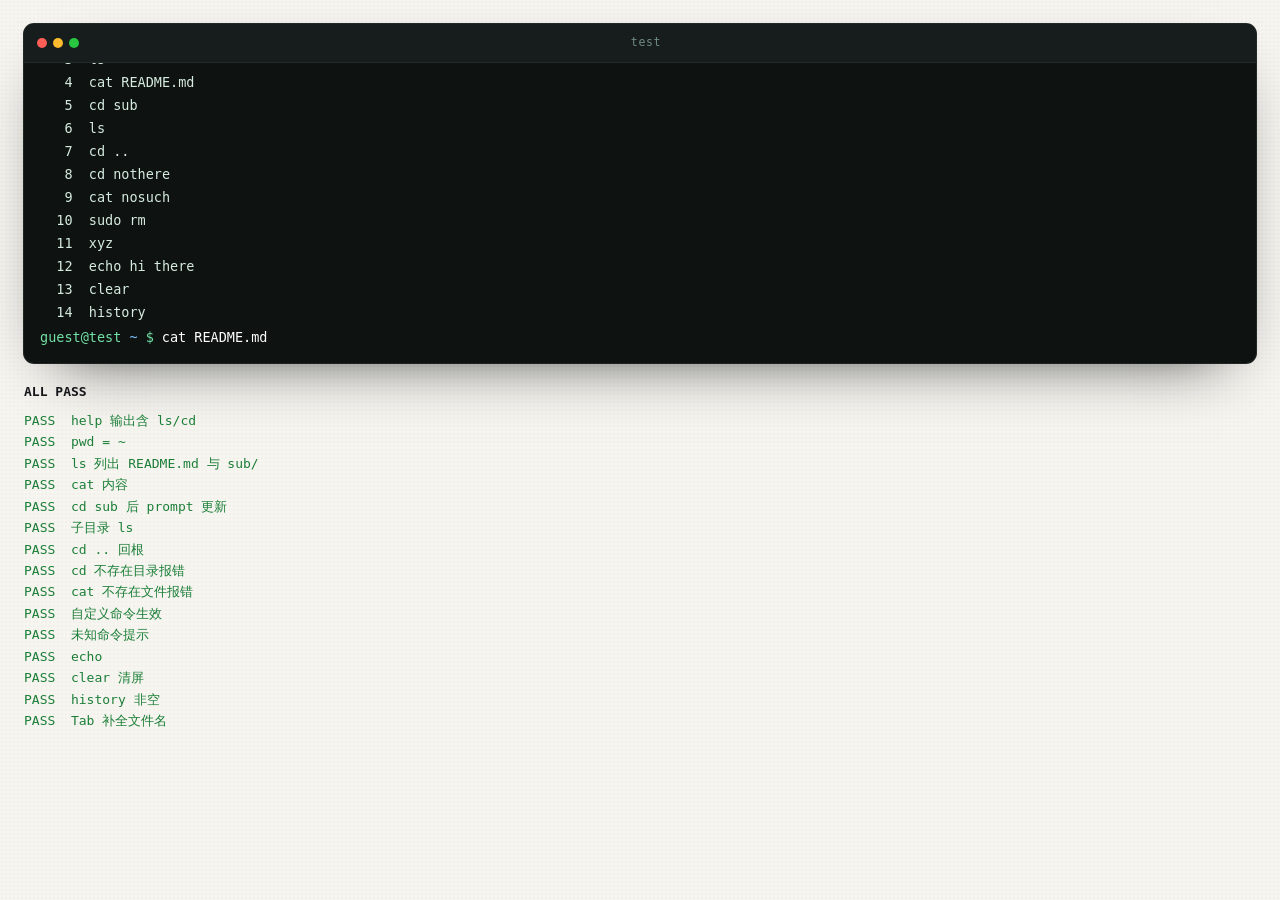
<file: tests/shell-test.html>
<!DOCTYPE html>
<html lang="zh-CN">
<head>
<meta charset="UTF-8">
<title>shell self-test</title>
<link rel="stylesheet" href="../assets/css/style.css">
<style>
  body { padding: 24px; background: #f7f5f0; }
  #report { font-family: Consolas, monospace; font-size: 13px; white-space: pre-wrap; margin-top: 18px; }
  .ok { color: #1a7f37; } .bad { color: #c1121f; }
</style>
</head>
<body>
<div class="shell" id="shell-root">
  <div class="shell__bar">
    <div class="shell__dots"><i></i><i></i><i></i></div>
    <span class="shell__title">test</span>
  </div>
  <div class="shell__screen">
    <div class="shell__out"></div>
    <div class="shell__line">
      <span class="shell__prompt"></span>
      <input type="text" autocomplete="off">
    </div>
  </div>
</div>
<pre id="report"></pre>

<script src="../assets/js/terminal.js"></script>
<script>
var TREE = {
  '~': { type: 'dir', children: {
    'README.md': { type: 'file', content: 'hello\nworld' },
    'sub': { type: 'dir', children: { 'a.txt': { type: 'file', content: 'aaa' } } }
  } }
};

var sh = Shell.mount({
  root: document.getElementById('shell-root'),
  tree: TREE,
  whoami: 'tester',
  prompt: function (c) { return 'guest@test <b>' + c + '</b> $'; },
  promptText: function (c) { return 'guest@test ' + c + ' $'; },
  banner: ['banner line'],
  worlds: { 'inner-world': { href: '#nowhere', boot: ['boot 1'] } },
  commands: { sudo: function () { return { text: 'no sudo', cls: 'warn' }; } }
});

var rep = document.getElementById('report');
var out = document.querySelector('.shell__out');
function tail(n) {
  var lines = [].slice.call(out.querySelectorAll('.line'));
  return lines.slice(-n).map(function (l) { return l.textContent; }).join('\n');
}
function check(name, cond, extra) {
  var d = document.createElement('div');
  d.className = cond ? 'ok' : 'bad';
  d.textContent = (cond ? 'PASS  ' : 'FAIL  ') + name + (cond ? '' : '  >> ' + (extra || ''));
  rep.appendChild(d);
  return cond;
}

(async function () {
  await sh.exec('help');
  check('help 输出含 ls/cd', /ls/.test(tail(12)) && /cd/.test(tail(12)));

  await sh.exec('pwd');
  check('pwd = ~', /^~$/.test(tail(1).trim()), tail(1));

  await sh.exec('ls');
  check('ls 列出 README.md 与 sub/', /README\.md/.test(tail(3)) && /sub\//.test(tail(3)), tail(3));

  await sh.exec('cat README.md');
  check('cat 内容', /hello/.test(tail(2)) && /world/.test(tail(2)), tail(2));

  await sh.exec('cd sub');
  check('cd sub 后 prompt 更新', document.querySelector('.shell__prompt').textContent.indexOf('~/sub') > -1,
    document.querySelector('.shell__prompt').textContent);
  await sh.exec('ls');
  check('子目录 ls', /a\.txt/.test(tail(2)), tail(2));
  await sh.exec('cd ..');
  check('cd .. 回根', document.querySelector('.shell__prompt').textContent.indexOf('~/sub') === -1);

  await sh.exec('cd nothere');
  check('cd 不存在目录报错', /没有那个目录/.test(tail(2)), tail(2));

  await sh.exec('cat nosuch');
  check('cat 不存在文件报错', /没有那个文件/.test(tail(2)), tail(2));

  await sh.exec('sudo rm');
  check('自定义命令生效', /no sudo/.test(tail(2)), tail(2));

  await sh.exec('xyz');
  check('未知命令提示', /command not found/.test(tail(2)), tail(2));

  await sh.exec('echo hi there');
  check('echo', /hi there/.test(tail(1)), tail(1));

  await sh.exec('clear');
  check('clear 清屏', out.querySelectorAll('.line').length === 0, out.querySelectorAll('.line').length);

  await sh.exec('history');
  check('history 非空', /help/.test(tail(5)) || document.querySelector('.shell__out').textContent.indexOf('help') > -1);

  // 补全：输入 "cat RE" 后按 Tab
  var input = document.querySelector('.shell input');
  input.value = 'cat RE';
  input.dispatchEvent(new KeyboardEvent('keydown', { key: 'Tab', bubbles: true }));
  check('Tab 补全文件名', input.value === 'cat README.md', JSON.stringify(input.value));

  var failed = rep.querySelectorAll('.bad').length;
  var head = document.createElement('div');
  head.style.marginBottom = '8px';
  head.style.fontWeight = 'bold';
  head.textContent = failed === 0 ? 'ALL PASS' : failed + ' FAILED';
  rep.insertBefore(head, rep.firstChild);
})();
</script>
</body>
</html>
</file>
<file: assets/css/style.css>
/* ===========================================================
   个人主页 · 主样式
   设计：论文纸张质感（浅色）+ 底部终端（深色）形成对比
   =========================================================== */

:root {
  --paper: #f7f5f0;
  --paper-2: #fdfcf9;
  --ink: #141518;
  --muted: #6f6f6b;
  --rule: #dcd8cf;
  --accent: #1f5f4e;
  --accent-soft: #e7eee9;

  --term-bg: #0e1211;
  --term-bg-2: #131817;
  --term-fg: #d6ece0;
  --term-dim: #6f8b80;
  --term-accent: #73e2a7;

  --sans: system-ui, -apple-system, "Segoe UI", "PingFang SC", "Microsoft YaHei", sans-serif;
  --serif: Georgia, "Source Han Serif SC", "Noto Serif CJK SC", "Songti SC", "SimSun", serif;
  --mono: "JetBrains Mono", "Cascadia Code", Consolas, "SF Mono", ui-monospace, monospace;

  --wrap: 860px;
}

* { box-sizing: border-box; }

html { -webkit-text-size-adjust: 100%; scroll-behavior: smooth; }

body {
  margin: 0;
  background: var(--paper);
  color: var(--ink);
  font-family: var(--sans);
  font-size: 17px;
  line-height: 1.65;
  -webkit-font-smoothing: antialiased;
}

/* 纸张纹理：极淡的网点 */
body::before {
  content: "";
  position: fixed;
  inset: 0;
  pointer-events: none;
  z-index: 0;
  background-image: radial-gradient(rgba(20, 21, 24, .045) 1px, transparent 1px);
  background-size: 4px 4px;
  opacity: .55;
}

.wrap { max-width: var(--wrap); margin: 0 auto; padding: 0 24px; position: relative; z-index: 1; }

a { color: var(--accent); text-decoration: none; border-bottom: 1px solid rgba(31, 95, 78, .28); }
a:hover { border-bottom-color: var(--accent); background: var(--accent-soft); }

/* ---------- 顶部导航 ---------- */
.nav {
  position: sticky; top: 0; z-index: 20;
  backdrop-filter: blur(8px);
  background: rgba(247, 245, 240, .82);
  border-bottom: 1px solid var(--rule);
}
.nav__inner {
  max-width: var(--wrap); margin: 0 auto; padding: 12px 24px;
  display: flex; align-items: center; gap: 20px;
  font-size: 13px; letter-spacing: .02em;
}
.nav__brand { font-family: var(--serif); font-size: 15px; color: var(--ink); border: 0; font-weight: 600; }
.nav__links { margin-left: auto; display: flex; gap: 18px; flex-wrap: wrap; }
.nav__links a { color: var(--muted); border: 0; }
.nav__links a:hover { color: var(--accent); background: none; }

/* ---------- Hero ---------- */
.hero { padding: 84px 0 64px; }
.hero__eyebrow {
  font-family: var(--mono); font-size: 12px; letter-spacing: .16em;
  text-transform: uppercase; color: var(--muted); margin-bottom: 22px;
  display: flex; align-items: center; gap: 10px;
}
.hero__eyebrow::before {
  content: ""; width: 26px; height: 1px; background: var(--accent); display: inline-block;
}
.hero h1 {
  font-family: var(--serif); font-weight: 600;
  font-size: clamp(2.1rem, 5.2vw, 3.5rem);
  line-height: 1.12; letter-spacing: -.01em; margin: 0 0 6px;
}
.hero h1 small {
  display: block; font-family: var(--mono); font-size: .34em;
  letter-spacing: .18em; color: var(--muted); text-transform: uppercase;
  margin-top: 14px; font-weight: 400;
}
.hero__affil { color: var(--muted); margin: 18px 0 26px; max-width: 54ch; }
.hero__links { display: flex; flex-wrap: wrap; gap: 8px; }

.chip {
  display: inline-flex; align-items: center; gap: 7px;
  font-family: var(--mono); font-size: 12.5px;
  padding: 7px 13px; border: 1px solid var(--rule); border-radius: 999px;
  color: var(--ink); background: var(--paper-2); border-bottom-width: 1px;
  transition: transform .15s ease, border-color .15s ease, background .15s ease;
}
.chip:hover { transform: translateY(-1px); border-color: var(--accent); background: var(--accent-soft); }
.chip span { color: var(--muted); }

/* ---------- 章节 ---------- */
.section { padding: 56px 0; border-top: 1px solid var(--rule); }
.section__head { display: flex; align-items: baseline; gap: 14px; margin-bottom: 28px; }
.section__num { font-family: var(--mono); font-size: 12px; color: var(--accent); letter-spacing: .1em; }
.section h2 {
  font-family: var(--serif); font-size: 1.45rem; font-weight: 600;
  margin: 0; letter-spacing: .01em;
}
.section__note { margin-left: auto; font-size: 12.5px; color: var(--muted); font-family: var(--mono); }

/* 时间线条目 */
.entry { display: grid; grid-template-columns: 132px 1fr; gap: 8px 24px; padding: 14px 0; }
.entry + .entry { border-top: 1px dashed var(--rule); }
.entry__when { font-family: var(--mono); font-size: 12.5px; color: var(--muted); padding-top: 3px; }
.entry__what { font-weight: 600; }
.entry__what .org { font-weight: 400; color: var(--muted); }
.entry__desc { color: #3d3d3a; font-size: 15.5px; margin-top: 4px; }

/* 项目/论文卡片 */
.card {
  border: 1px solid var(--rule); background: var(--paper-2);
  padding: 20px 22px; margin-bottom: 14px;
  transition: border-color .18s ease, box-shadow .18s ease, transform .18s ease;
}
.card:hover { border-color: #b9b3a5; box-shadow: 0 6px 22px -14px rgba(20,21,24,.5); transform: translateY(-1px); }
.card h3 { font-family: var(--serif); font-size: 1.06rem; margin: 0 0 6px; font-weight: 600; line-height: 1.4; }
.card p { margin: 0; font-size: 15px; color: #45453f; }
.card__meta { font-family: var(--mono); font-size: 11.5px; color: var(--muted); letter-spacing: .06em; margin-bottom: 9px; text-transform: uppercase; }
.card__tags { display: flex; gap: 6px; flex-wrap: wrap; margin-top: 12px; }
.tag { font-family: var(--mono); font-size: 11px; padding: 3px 8px; border: 1px solid var(--rule); color: var(--muted); border-radius: 3px; }

/* 两列：技能等 */
.grid2 { display: grid; grid-template-columns: 1fr 1fr; gap: 28px; }
.grid2 h4 { font-family: var(--mono); font-size: 12px; letter-spacing: .1em; text-transform: uppercase; color: var(--muted); margin: 0 0 10px; font-weight: 500; }
.grid2 ul { margin: 0; padding-left: 18px; font-size: 15.5px; }
.grid2 li { margin-bottom: 5px; }

/* ---------- 终端 ---------- */
.shell-section { padding: 56px 0 96px; border-top: 1px solid var(--rule); }
.shell-hint {
  font-family: var(--mono); font-size: 12.5px; color: var(--muted);
  margin: 0 0 16px; display: flex; gap: 10px; align-items: center; flex-wrap: wrap;
}
.shell-hint kbd {
  font-family: var(--mono); font-size: 11.5px; background: var(--paper-2);
  border: 1px solid var(--rule); border-bottom-width: 2px; border-radius: 4px;
  padding: 1px 6px; color: var(--ink);
}

.shell {
  border-radius: 10px; overflow: hidden;
  background: var(--term-bg);
  box-shadow: 0 24px 60px -34px rgba(14, 18, 17, .9), 0 0 0 1px #232a28;
  font-family: var(--mono); font-size: 13.5px; line-height: 1.7;
}
.shell__bar {
  display: flex; align-items: center; gap: 8px;
  padding: 9px 13px; background: #171d1c; border-bottom: 1px solid #232a28;
  color: var(--term-dim); font-size: 11.5px; letter-spacing: .06em;
}
.shell__dots { display: flex; gap: 6px; margin-right: 6px; }
.shell__dots i { width: 10px; height: 10px; border-radius: 50%; background: #2c3634; display: block; }
.shell__dots i:nth-child(1) { background: #ff5f57; }
.shell__dots i:nth-child(2) { background: #febc2e; }
.shell__dots i:nth-child(3) { background: #28c840; }
.shell__title { margin-left: auto; margin-right: auto; transform: translateX(-22px); }

.shell__screen {
  height: 300px; overflow-y: auto; padding: 14px 16px 4px;
  cursor: text; scrollbar-width: thin; scrollbar-color: #2c3634 transparent;
}
.shell__screen::-webkit-scrollbar { width: 8px; }
.shell__screen::-webkit-scrollbar-thumb { background: #2c3634; border-radius: 4px; }

.shell__out .line { white-space: pre-wrap; word-break: break-word; color: var(--term-fg); }
.shell__out .line.dim { color: var(--term-dim); }
.shell__out .line.ok { color: var(--term-accent); }
.shell__out .line.warn { color: #ffc46b; }
.shell__out .line.err { color: #ff7b72; }
.shell__out .line.dir { color: #79c0ff; }
.shell__out .line.cmd { color: #fff; }
.shell__out .line.gap { height: 8px; }
.shell__out .line a { color: var(--term-accent); border-bottom-color: rgba(115,226,167,.35); }

.shell__line { display: flex; align-items: baseline; gap: 8px; padding: 2px 0 10px; }
.shell__prompt { color: var(--term-accent); white-space: nowrap; user-select: none; }
.shell__prompt b { color: #79c0ff; font-weight: 400; }
.shell input {
  flex: 1; min-width: 0; background: none; border: 0; outline: 0;
  color: #fff; font: inherit; padding: 0; caret-color: var(--term-accent);
}
.shell input::placeholder { color: #3d4a46; }
.shell.is-busy input { opacity: .45; }

/* 里世界切换动画 */
.reality {
  position: fixed; inset: 0; z-index: 999; display: none;
  background: #05070a; color: #8ff0c0;
  font-family: var(--mono); font-size: 13px;
  padding: 40px; align-content: start;
}
.reality.on { display: grid; }
.reality__lines { white-space: pre-wrap; }
.reality__lines .l { opacity: 0; animation: flick .18s forwards; }
@keyframes flick { from { opacity: 0; } to { opacity: 1; } }
.reality::after {
  content: ""; position: fixed; inset: 0; pointer-events: none;
  background: repeating-linear-gradient(0deg, rgba(0,0,0,.35) 0 1px, transparent 1px 3px);
  opacity: .5;
}

/* 滚动揭示 */
.reveal { opacity: 0; transform: translateY(14px); transition: opacity .55s ease, transform .55s ease; }
.reveal.in { opacity: 1; transform: none; }
@media (prefers-reduced-motion: reduce) {
  .reveal { opacity: 1; transform: none; transition: none; }
  html { scroll-behavior: auto; }
}

footer { border-top: 1px solid var(--rule); padding: 26px 0 40px; font-family: var(--mono); font-size: 11.5px; color: var(--muted); display: flex; gap: 16px; flex-wrap: wrap; }

@media (max-width: 620px) {
  body { font-size: 16px; }
  .hero { padding: 56px 0 40px; }
  .entry { grid-template-columns: 1fr; gap: 2px; }
  .grid2 { grid-template-columns: 1fr; }
  .section__note { display: none; }
  .shell__screen { height: 260px; }
  .nav__links { gap: 12px; font-size: 12px; }
}
</file>
<file: assets/css/inner.css>
/* ===========================================================
   /inner-world — 里世界
   刻意与主页不同：深色、等宽、扫描线
   =========================================================== */

:root {
  --bg: #070a0b;
  --bg-2: #0c1113;
  --fg: #d7e6e2;
  --dim: #6c8b86;
  --line: #1b2628;
  --neon: #7bf1c4;
  --neon-2: #79c0ff;
  --hot: #ff7b9c;
  --mono: "JetBrains Mono", "Cascadia Code", Consolas, "SF Mono", ui-monospace, monospace;
}

* { box-sizing: border-box; }

html { -webkit-text-size-adjust: 100%; }

body {
  margin: 0;
  background: var(--bg);
  color: var(--fg);
  font-family: var(--mono);
  font-size: 14.5px;
  line-height: 1.7;
  -webkit-font-smoothing: antialiased;
  min-height: 100vh;
  overflow-x: hidden;
}

/* 网格 + 扫描线 */
body::before {
  content: "";
  position: fixed; inset: 0; z-index: 0; pointer-events: none;
  background-image:
    linear-gradient(rgba(123, 241, 196, .035) 1px, transparent 1px),
    linear-gradient(90deg, rgba(123, 241, 196, .035) 1px, transparent 1px);
  background-size: 44px 44px;
  mask-image: radial-gradient(circle at 50% 20%, #000 30%, transparent 78%);
}
body::after {
  content: "";
  position: fixed; inset: 0; z-index: 9; pointer-events: none;
  background: repeating-linear-gradient(0deg, rgba(0, 0, 0, .22) 0 1px, transparent 1px 3px);
  opacity: .45;
}

.wrap { max-width: 780px; margin: 0 auto; padding: 0 24px; position: relative; z-index: 1; }

a { color: var(--neon); text-decoration: none; border-bottom: 1px dashed rgba(123, 241, 196, .4); }
a:hover { background: rgba(123, 241, 196, .1); border-bottom-style: solid; }

/* ---------- 顶部 ---------- */
.top {
  padding: 40px 0 8px;
  display: flex; align-items: center; gap: 14px;
  font-size: 12px; color: var(--dim);
}
.top__back { color: var(--neon); border: 0; font-size: 12px; }
.top__status { margin-left: auto; display: flex; align-items: center; gap: 7px; }
.top__status::before {
  content: ""; width: 6px; height: 6px; border-radius: 50%; background: var(--neon);
  box-shadow: 0 0 8px var(--neon); animation: pulse 2.4s infinite;
}
@keyframes pulse { 50% { opacity: .35; } }

/* ---------- 标题 ---------- */
.hero { padding: 48px 0 32px; }
.hero h1 {
  font-size: clamp(1.9rem, 6.4vw, 3rem);
  line-height: 1.1; margin: 0 0 14px; letter-spacing: -.02em;
  color: #eafff8;
  text-shadow: 0 0 22px rgba(123, 241, 196, .28);
}
.hero h1 .glitch {
  position: relative; display: inline-block;
}
.hero h1 .glitch::before,
.hero h1 .glitch::after {
  content: attr(data-text);
  position: absolute; left: 0; top: 0; width: 100%;
  clip-path: inset(0 0 55% 0);
}
.hero h1 .glitch::before { color: var(--hot); transform: translate(-2px, -1px); opacity: .55; }
.hero h1 .glitch::after { color: var(--neon-2); clip-path: inset(58% 0 0 0); transform: translate(2px, 1px); opacity: .55; }
.hero p { color: var(--dim); margin: 0; max-width: 58ch; font-size: 13px; }
.hero .promptline { color: var(--neon); }

/* ---------- 卡片 ---------- */
.block { padding: 30px 0; border-top: 1px dashed var(--line); }
.block h2 {
  font-size: 12px; letter-spacing: .18em; text-transform: uppercase;
  color: var(--dim); font-weight: 500; margin: 0 0 18px;
  display: flex; align-items: center; gap: 10px;
}
.block h2::after { content: ""; flex: 1; height: 1px; background: var(--line); }

.card {
  background: linear-gradient(180deg, rgba(123, 241, 196, .045), rgba(123, 241, 196, .012));
  border: 1px solid var(--line);
  padding: 18px 20px;
  position: relative;
  transition: border-color .2s ease, transform .2s ease;
}
.card:hover { border-color: rgba(123, 241, 196, .4); transform: translateY(-2px); }
.card + .card { margin-top: 12px; }
.card h3 { margin: 0 0 8px; font-size: 15px; color: #eafff8; font-weight: 500; }
.card p { margin: 0; color: #a8bfba; font-size: 13px; }
.card__k { color: var(--dim); font-size: 11.5px; letter-spacing: .1em; text-transform: uppercase; margin-bottom: 10px; }

/* 数据行 */
.kv { display: grid; grid-template-columns: 118px 1fr; gap: 6px 16px; font-size: 13px; }
.kv dt { color: var(--dim); }
.kv dd { margin: 0; color: #eafff8; }
.kv dd .num { color: var(--neon); font-variant-numeric: tabular-nums; }

/* B站卡片 */
.bili { display: flex; gap: 18px; align-items: center; flex-wrap: wrap; }
.bili__avatar {
  width: 58px; height: 58px; border-radius: 50%;
  background: radial-gradient(circle at 35% 30%, #2a4a44, #101a19);
  border: 1px solid rgba(123, 241, 196, .35);
  display: grid; place-items: center; color: var(--neon); font-size: 20px;
  flex: none;
}
.bili__stats { display: flex; gap: 22px; margin-left: auto; flex-wrap: wrap; }
.bili__stat b { display: block; color: var(--neon); font-size: 19px; line-height: 1.2; font-variant-numeric: tabular-nums; }
.bili__stat span { color: var(--dim); font-size: 11px; letter-spacing: .08em; }
.stale { color: #ffc46b; font-size: 11px; margin-top: 10px; }
.stale[hidden] { display: none; }

/* 游戏战绩 */
.game { display: grid; grid-template-columns: 1fr auto; gap: 4px 14px; align-items: baseline; }
.game + .game { border-top: 1px solid var(--line); padding-top: 10px; margin-top: 10px; }
.game__name { color: #d9ece7; font-size: 13.5px; }
.game__meta { color: var(--dim); font-size: 11.5px; }
.game__score { color: var(--neon-2); font-variant-numeric: tabular-nums; font-size: 13px; }

/* 终端 */
.shell {
  margin-top: 8px;
  border: 1px solid var(--line);
  background: #050808;
  font-size: 13px;
}
.shell__bar {
  display: flex; gap: 8px; align-items: center;
  padding: 8px 12px; border-bottom: 1px solid var(--line);
  color: var(--dim); font-size: 11px; letter-spacing: .06em;
}
.shell__dots { display: flex; gap: 5px; }
.shell__dots i { width: 8px; height: 8px; border-radius: 50%; background: #22302e; display: block; }
.shell__screen { height: 240px; overflow-y: auto; padding: 12px 14px 4px; cursor: text; scrollbar-width: thin; }
.shell__out .line { white-space: pre-wrap; word-break: break-word; color: #cfe6e0; }
.shell__out .line.dim { color: var(--dim); }
.shell__out .line.ok { color: var(--neon); }
.shell__out .line.err { color: #ff8b9f; }
.shell__out .line.warn { color: #ffc46b; }
.shell__out .line.dir { color: var(--neon-2); }
.shell__out .line.cmd { color: #fff; opacity: .5; }
.shell__out .line.gap { height: 8px; }
.shell__out .line a { color: var(--neon); }
.shell__line { display: flex; gap: 8px; align-items: baseline; padding: 2px 0 10px; }
.shell__prompt { color: var(--neon); white-space: nowrap; }
.shell__prompt b { color: var(--neon-2); font-weight: 400; }
.shell input {
  flex: 1; min-width: 0; background: none; border: 0; outline: 0;
  color: #fff; font: inherit; caret-color: var(--neon);
}
.shell input::placeholder { color: #2f403d; }
.shell.is-busy input { opacity: .4; }

footer {
  padding: 36px 0 56px; border-top: 1px dashed var(--line);
  color: var(--dim); font-size: 11px; display: flex; gap: 14px; flex-wrap: wrap;
}

@media (max-width: 620px) {
  .bili__stats { margin-left: 0; width: 100%; justify-content: space-between; }
  .kv { grid-template-columns: 96px 1fr; }
  .shell__screen { height: 210px; }
}
</file>
